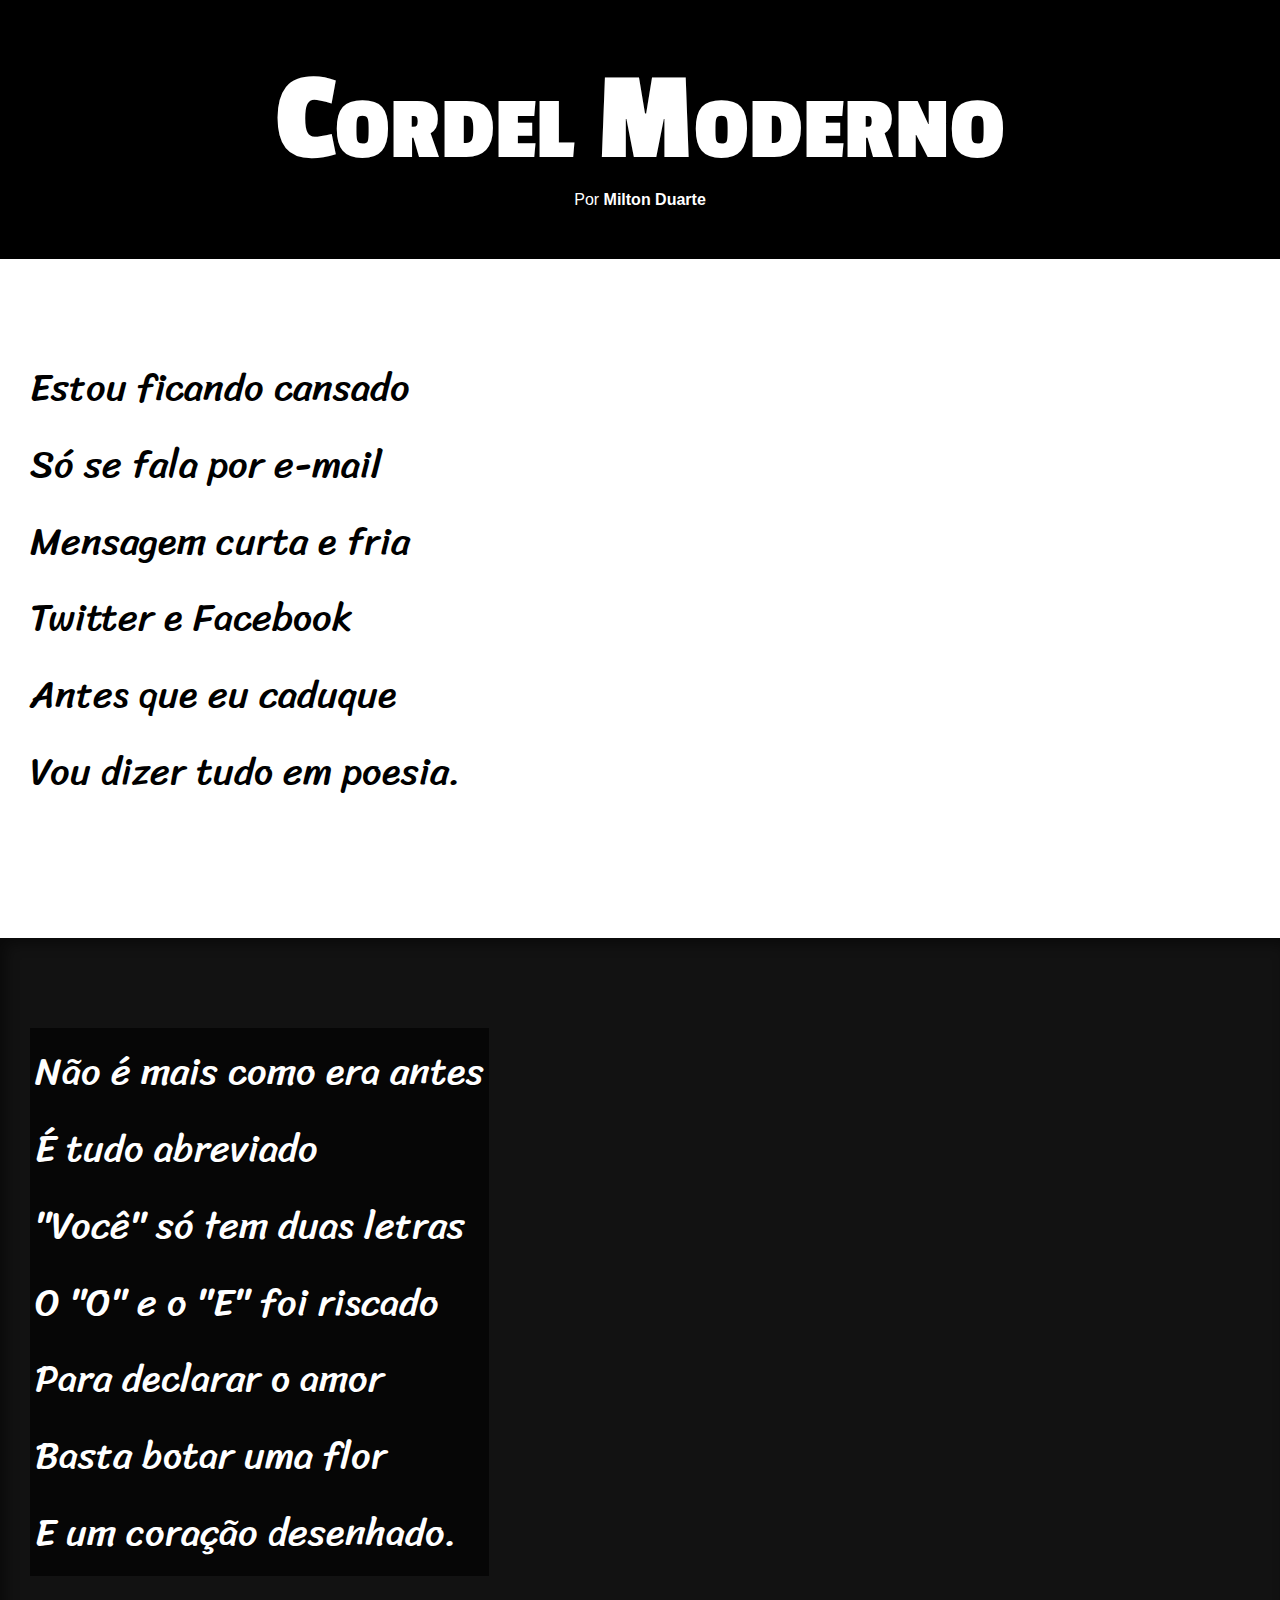
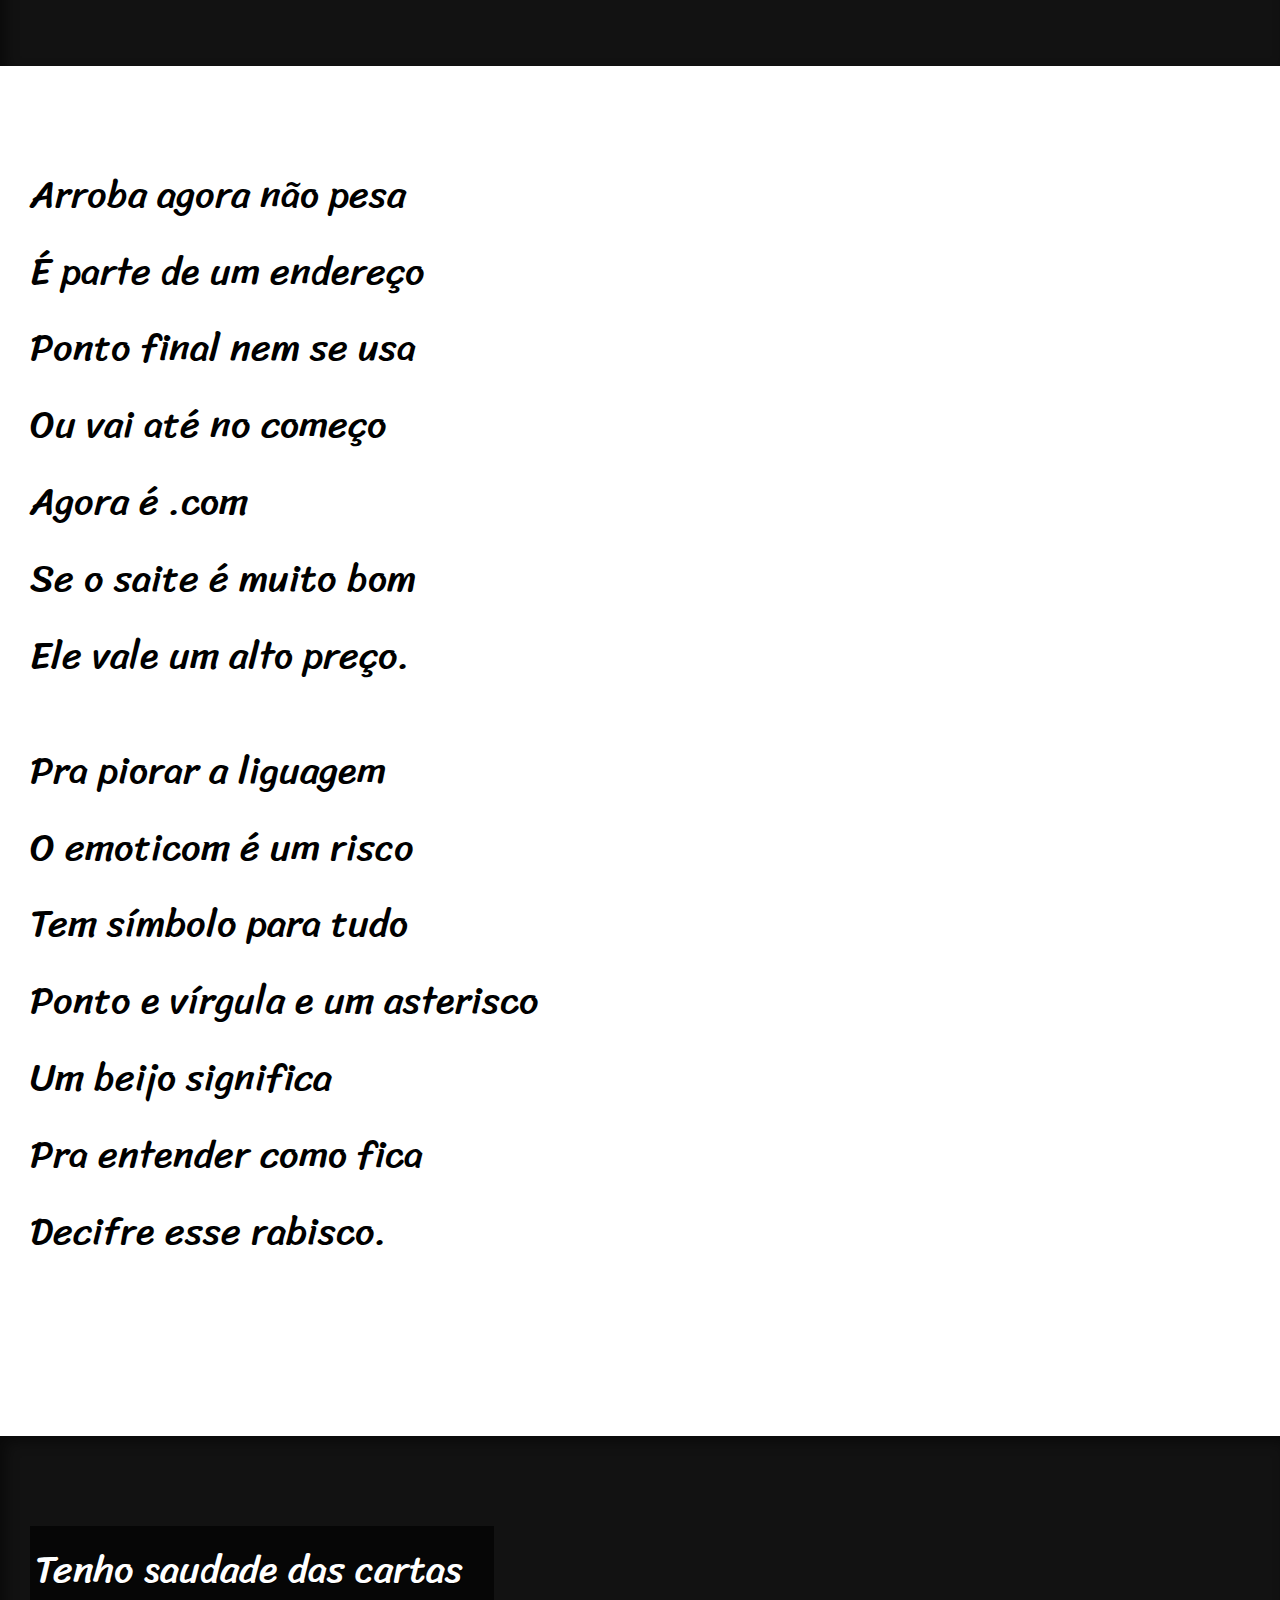
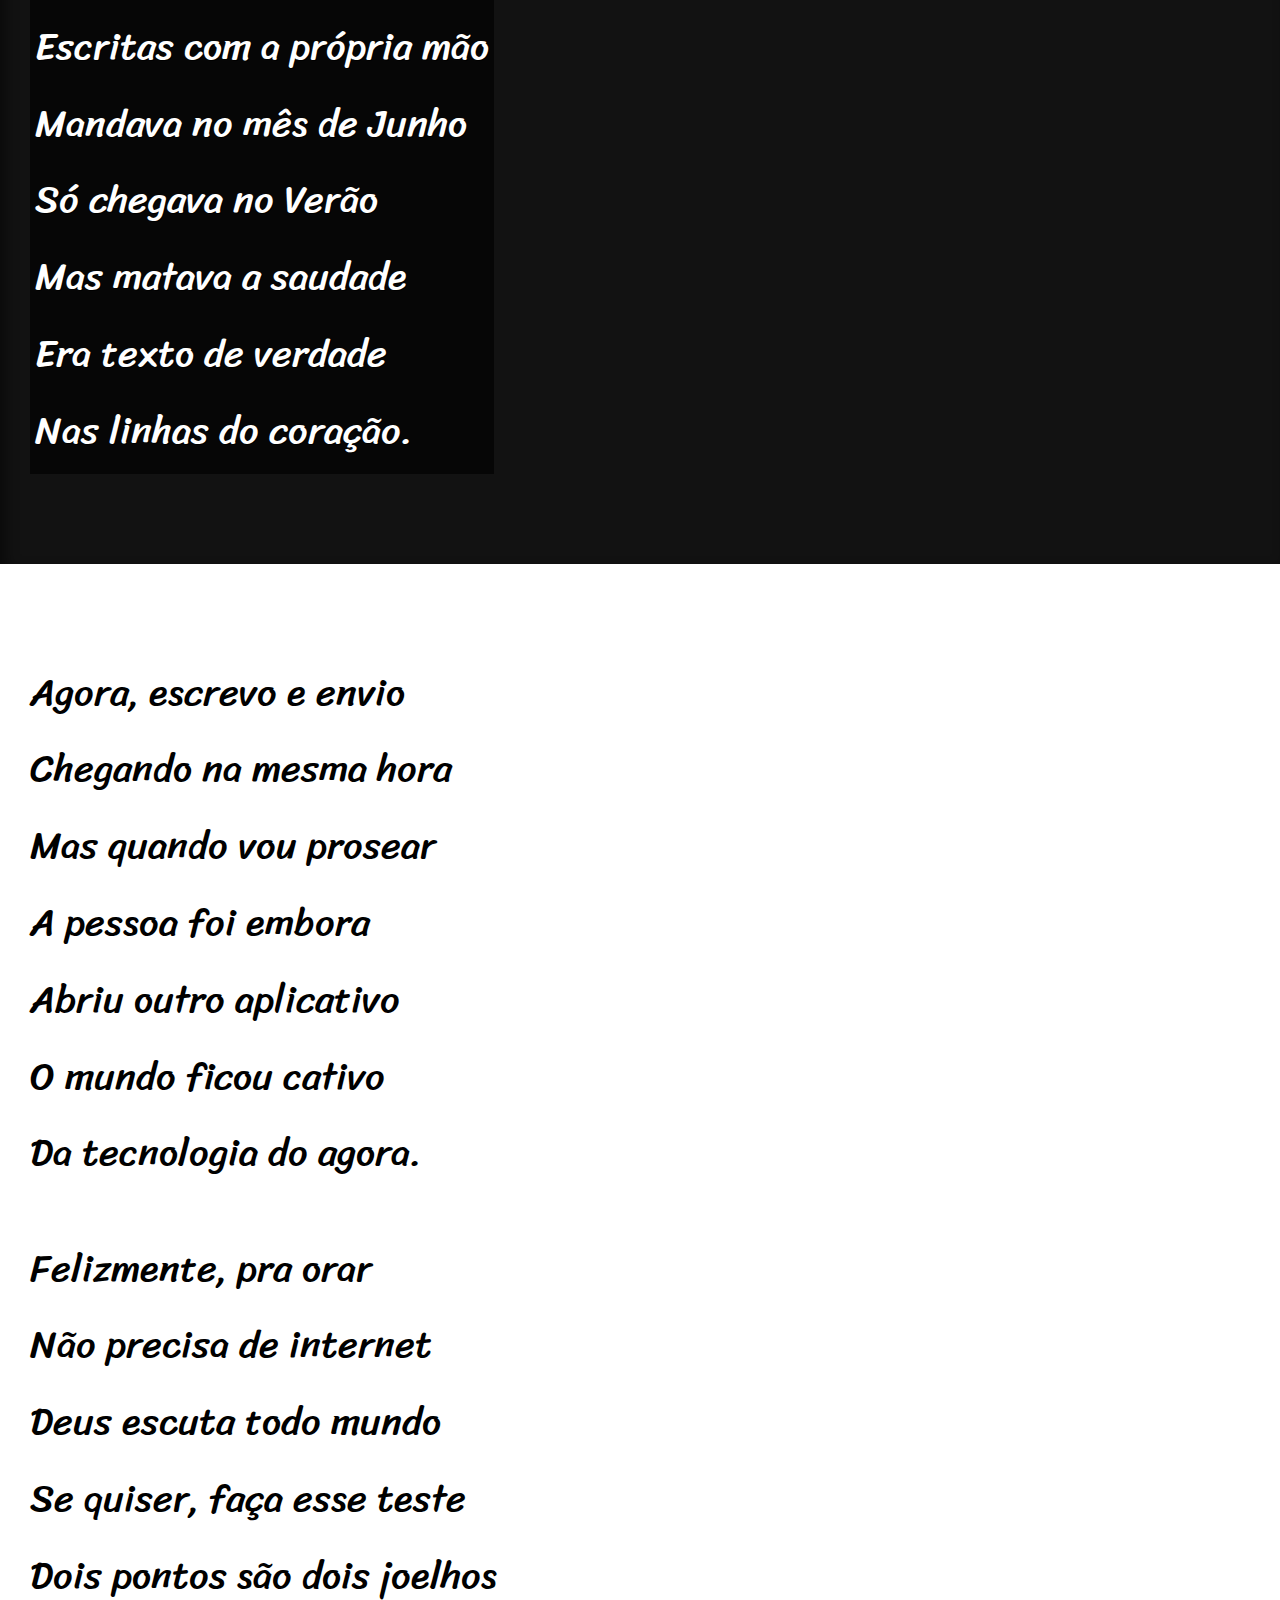
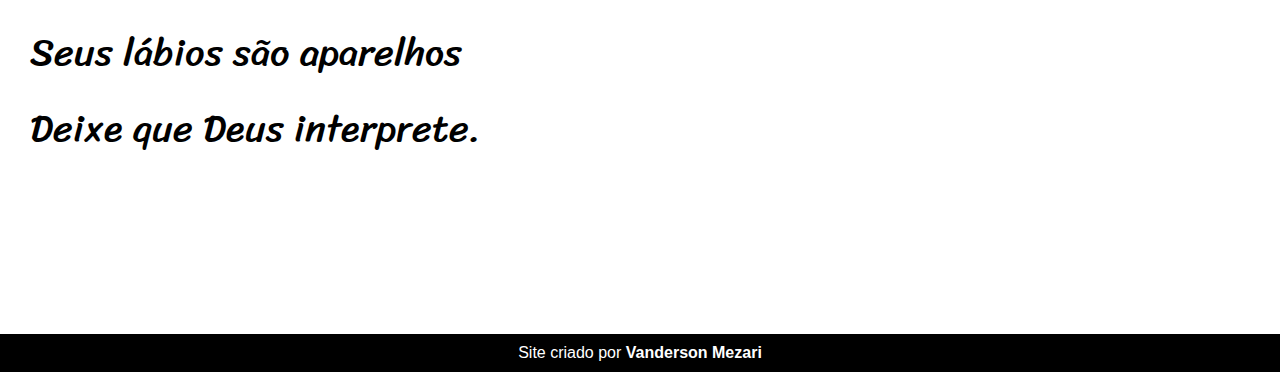
<file: d012/index.html>
<!DOCTYPE html>
<html lang="pt-br">
<head>
    <meta charset="UTF-8">
    <meta http-equiv="X-UA-Compatible" content="IE=edge">
    <meta name="viewport" content="width=device-width, initial-scale=1.0">
    <title>Cordel Moderno</title>
    <link rel="stylesheet" href="estilo/style.css">
</head>
<body>
    <header>
        <h1>
            Cordel Moderno
        </h1>
        <p>
            Por<a href="https://www.recantodasletras.com.br/poesias/3186743" target="_blank"> Milton Duarte</a>
        </p>        
    </header>

    <section class="normal">
        <p>
            Estou ficando cansado <br>
            Só se fala por e-mail <br>
            Mensagem curta e fria <br>
            Twitter e Facebook <br>
            Antes que eu caduque <br>
            Vou dizer tudo em poesia.
        </p>
    </section>


    <section class="imagem" id="img01">
        <p>
            Não é mais como era antes <br>
            É tudo abreviado <br>
            "Você" só tem duas letras <br>
            O "O" e o "E" foi riscado <br>
            Para declarar o amor <br>
            Basta botar uma flor <br>
            E um coração desenhado.
        </p> 
    </section>

    <section class="normal">
        <p>
            Arroba agora não pesa <br>
            É parte de um endereço <br>
            Ponto final nem se usa <br>
            Ou vai até no começo <br>
            Agora é .com <br>
            Se o saite é muito bom <br>
            Ele vale um alto preço. <br>
            <p>
                Pra piorar a liguagem <br>
                O emoticom é um risco <br>
                Tem símbolo para tudo <br>
                Ponto e vírgula e um asterisco <br>
                Um beijo significa <br>
                Pra entender como fica <br>
                Decifre esse rabisco.
            </p>
        </p>
    </section>

    <section class="imagem" id="img02">
        <p>
            Tenho saudade das cartas <br>
            Escritas com a própria mão <br>
            Mandava no mês de Junho <br>
            Só chegava no Verão <br>
            Mas matava a saudade <br>
            Era texto de verdade <br>
            Nas linhas do coração.
        </p>
    </section>

    <section class="normal">
        <p>
            Agora, escrevo e envio <br>
            Chegando na mesma hora <br>
            Mas quando vou prosear <br>
            A pessoa foi embora <br>
            Abriu outro aplicativo <br>
            O mundo ficou cativo <br>
            Da tecnologia do agora. <br>
        </p>
       <p>
                Felizmente, pra orar <br>
                Não precisa de internet <br>
                Deus escuta todo mundo <br>
                Se quiser, faça esse teste <br>
                Dois pontos são dois joelhos <br>
                Seus lábios são aparelhos <br>
                Deixe que Deus interprete.
         </p>
        </p>
    </section>
    <footer>
        <p>Site criado por <a href="https://www.linkedin.com/in/vanderson-lopes-mezari-b58a89205/" target="_blank">Vanderson Mezari</a></p>
    </footer>
</body>
</html>
</file>
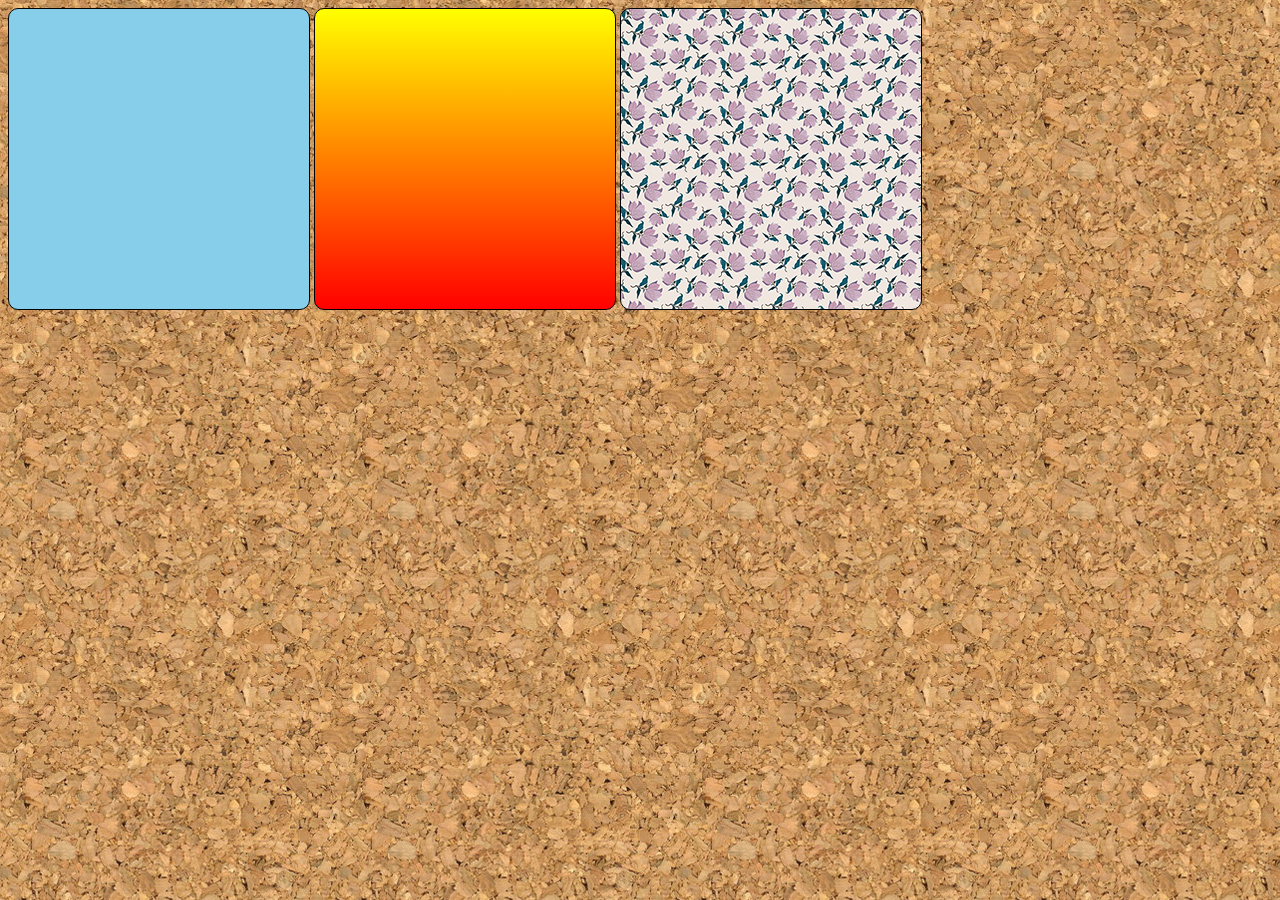
<file: exercicios/fundo001.html>
<!DOCTYPE html>
<html lang="pt-br">
<head>
    <meta charset="UTF-8">
    <meta http-equiv="X-UA-Compatible" content="IE=edge">
    <meta name="viewport" content="width=device-width, initial-scale=1.0">
    <title>Teste de Imagen de Fundo</title>
    <style>
        div.quadrado {
            display: inline-block;
            border: 1px solid black;
            border-radius: 10px;
            background-color: lightgray;
            width: 300px;
            height: 300px;
        }

        body {
            background-image: url('ex022/imagens/wallpaper001.jpg');
        }
        
        div#q1 {
            background-color: skyblue;
        }

        div#q2 {
            background-image: linear-gradient(to bottom, yellow, red);
        }

        div#q3 {
            background-image: url('ex022/imagens/pattern003.png');
        }

    </style>
</head>
<body>

    <div class="quadrado" id="q1">

    </div>
    <div class="quadrado" id="q2"> 

    </div>
    <div class="quadrado" id="q3">

    </div>

    
</body>
</html>
</file>
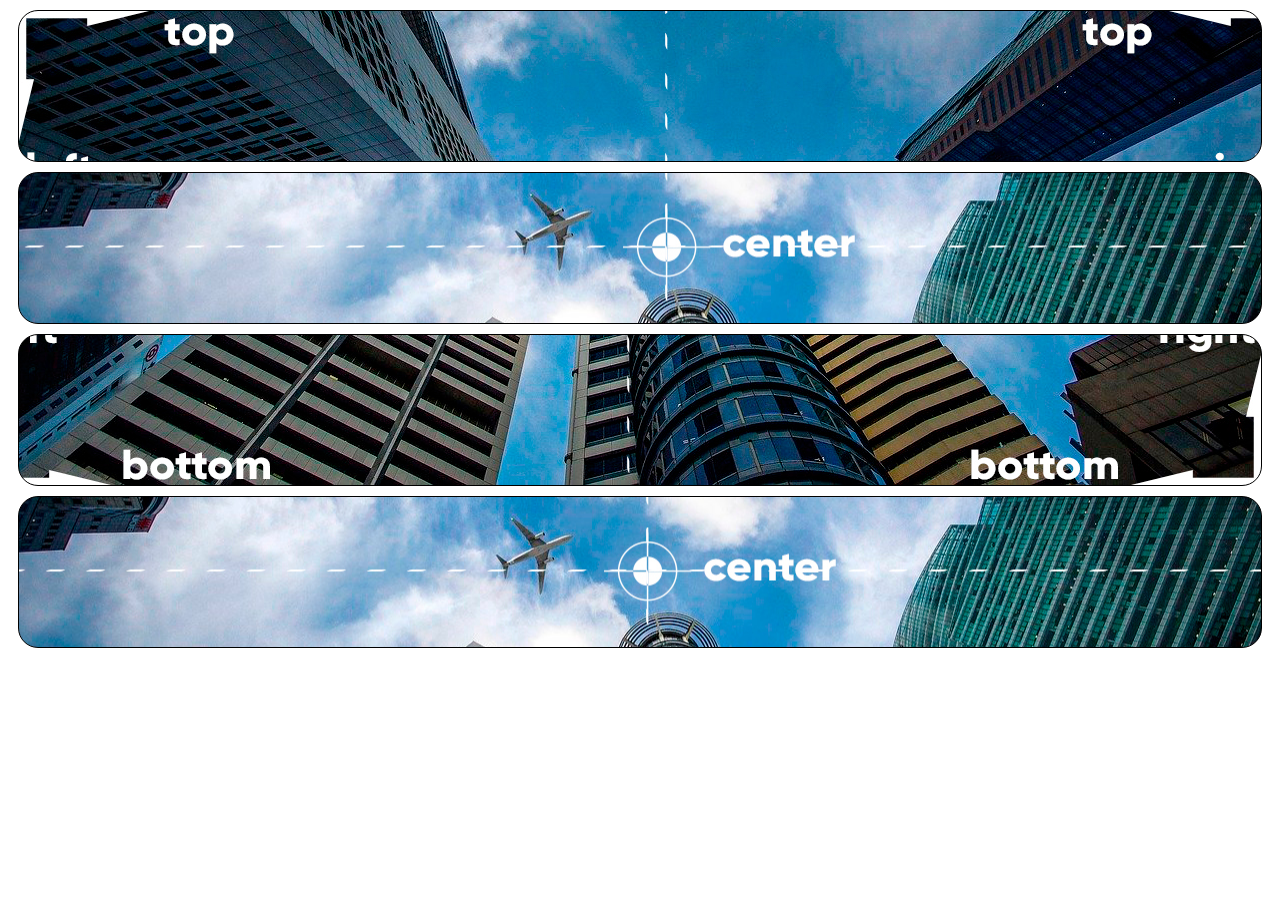
<file: exercicios/ex022/fundo003.html>
<!DOCTYPE html>
<html lang="pt-br">
<head>
    <meta charset="UTF-8">
    <meta http-equiv="X-UA-Compatible" content="IE=edge">
    <meta name="viewport" content="width=device-width, initial-scale=1.0">
    <title>Posiçao dos fundos</title>
    <style>
        div.bloco {
            background-image: url('imagens/wallpaper003.jpg');
            height: 150px;
            border: 1px solid black;
            border-radius: 20px;
            margin: 10px;
        }

        div#q1 {
            background-position: left top;
        }

        div#q2 {
            background-position: left center;
        }

        div#q3 {
            background-position: right bottom;
        }

        div#q4 {
            background-position: center center;
        }

    </style>
</head>
<body>
    <div class="bloco" id="q1">

    </div>
    <div class="bloco" id="q2">

    </div>
    <div class="bloco" id="q3">

    </div>
    <div class="bloco" id="q4">

    </div>
</body>
</html>
</file>
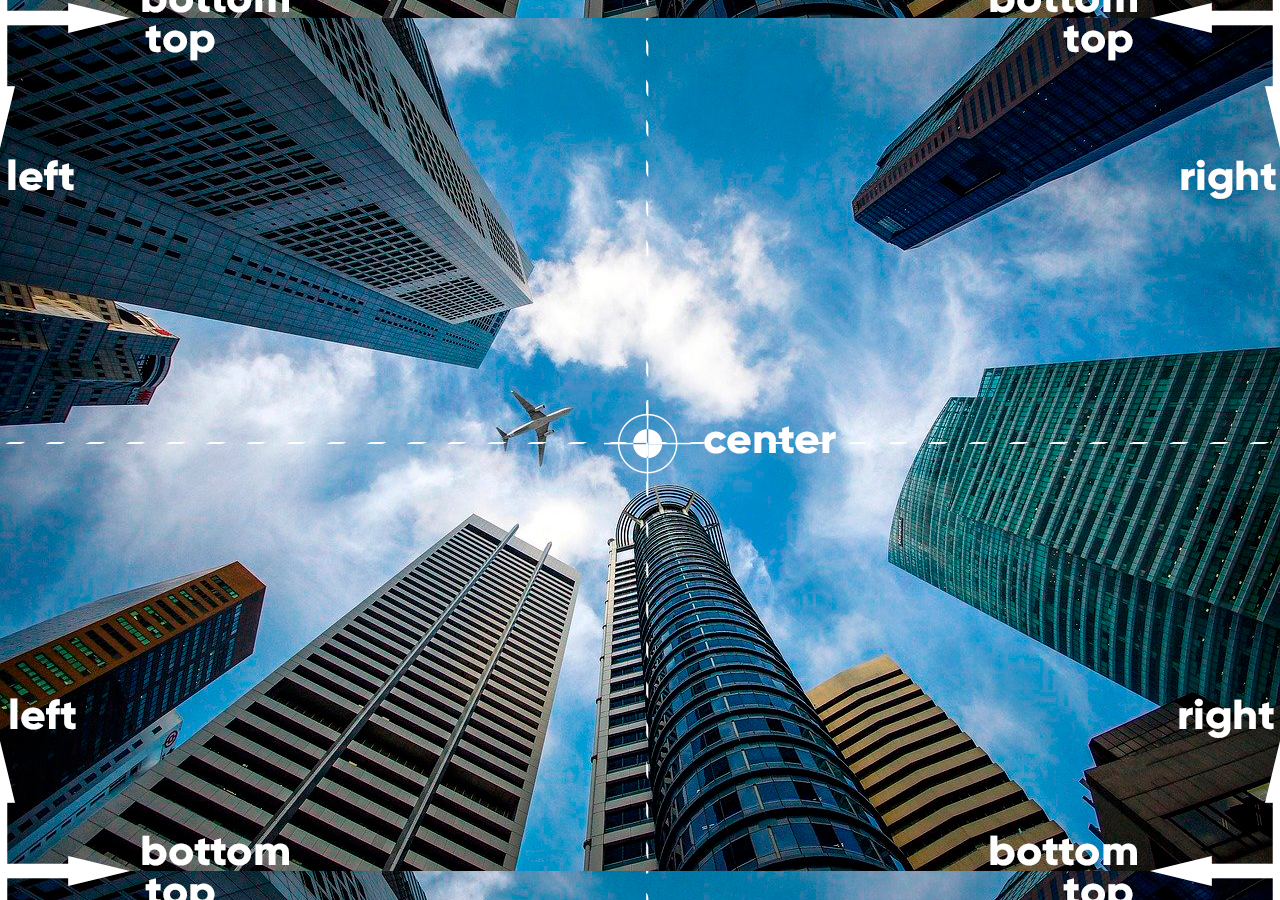
<file: exercicios/ex022/fundo005.html>
<!DOCTYPE html>
<html lang="pt-br">
<head>
    <meta charset="UTF-8">
    <meta http-equiv="X-UA-Compatible" content="IE=edge">
    <meta name="viewport" content="width=device-width, initial-scale=1.0">
    <title>Posicionamento</title>
    <style>
        body {
            height: 97vh;
            background-image: url('imagens/wallpaper003.jpg');
            background-position: center center;
        }
    </style>
</head>
<body>
    
</body>
</html>
</file>
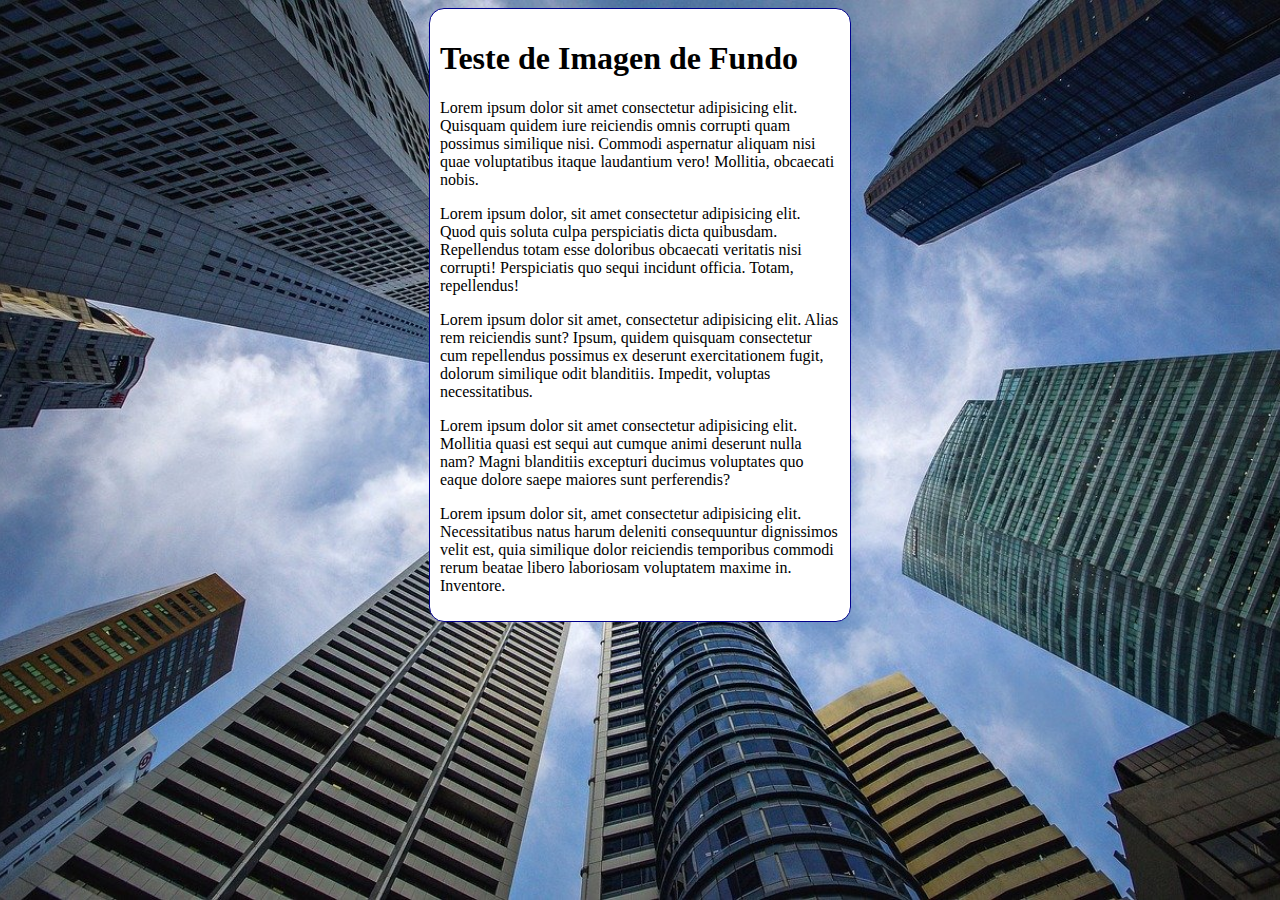
<file: exercicios/ex022/fundo006.html>
<!DOCTYPE html>
<html lang="pt-br">
<head>
    <meta charset="UTF-8">
    <meta http-equiv="X-UA-Compatible" content="IE=edge">
    <meta name="viewport" content="width=device-width, initial-scale=1.0">
    <title>Fundo fixo de tela</title>
    <style>
        body {
           /* height: 100vh;
            background-color: black;
            background-image: url('imagens/wallpaper002.jpg');
            background-position: center center;
            background-repeat:no-repeat;
            background-size: cover;
            background-attachment: fixed;*/

            /*  Shorthand - backgroun 
                clor > image > position > repeadt > [size] > attachment
            */
            background: black url('imagens/wallpaper002.jpg') center center no-repeat fixed;
            background-size: cover;
            
        }

        main {
            background-color: white;
            width: 400px;
            padding: 10px;
            margin: auto;
            border: 1px solid darkblue;
            border-radius: 15px;
        }
    </style>
</head>
<body>
    <main>
        <h1>Teste de Imagen de Fundo</h1>
        <p>Lorem ipsum dolor sit amet consectetur adipisicing elit. Quisquam quidem iure reiciendis omnis corrupti quam possimus similique nisi. Commodi aspernatur aliquam nisi quae voluptatibus itaque laudantium vero! Mollitia, obcaecati nobis.</p><p>Lorem ipsum dolor, sit amet consectetur adipisicing elit. Quod quis soluta culpa perspiciatis dicta quibusdam. Repellendus totam esse doloribus obcaecati veritatis nisi corrupti! Perspiciatis quo sequi incidunt officia. Totam, repellendus!</p><p>Lorem ipsum dolor sit amet, consectetur adipisicing elit. Alias rem reiciendis sunt? Ipsum, quidem quisquam consectetur cum repellendus possimus ex deserunt exercitationem fugit, dolorum similique odit blanditiis. Impedit, voluptas necessitatibus.</p><p>Lorem ipsum dolor sit amet consectetur adipisicing elit. Mollitia quasi est sequi aut cumque animi deserunt nulla nam? Magni blanditiis excepturi ducimus voluptates quo eaque dolore saepe maiores sunt perferendis?</p><p>Lorem ipsum dolor sit, amet consectetur adipisicing elit. Necessitatibus natus harum deleniti consequuntur dignissimos velit est, quia similique dolor reiciendis temporibus commodi rerum beatae libero laboriosam voluptatem maxime in. Inventore.</p>
    </main>
</body>
</html>
</file>
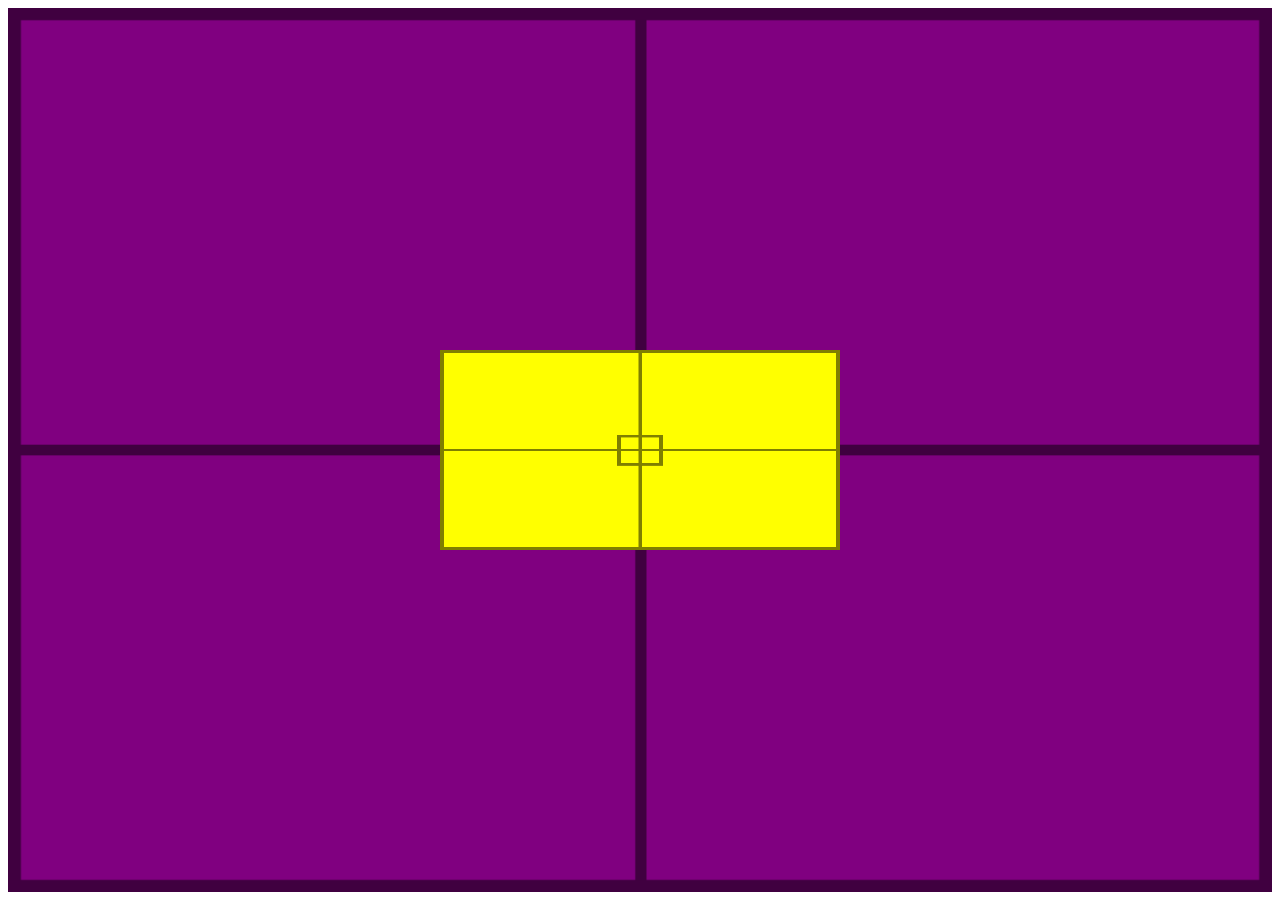
<file: exercicios/ex022/fundo007.html>
<!DOCTYPE html>
<html lang="pt-br">
<head>
    <meta charset="UTF-8">
    <meta http-equiv="X-UA-Compatible" content="IE=edge">
    <meta name="viewport" content="width=device-width, initial-scale=1.0">
    <title>Alinhamento vertical</title>
    <style>
        #container {
            background-image: url('imagens/target001.png');
            background-size: 100% 100%;

            position: relative;
            height: 96vh;
            padding: 10px;
            background-color: purple;
        }

        #conteudo {
            background-image: url('imagens/target001.png');
            background-size: 100% 100%;

            position: absolute;
            height: 200px;
            width: 400px;
            background-color: yellow;

            left: 50%;
            top: 50%;

            transform: translate(-50%, -50%);
        }
    </style>
</head>
<body>
    <section id="container">
        <article id="conteudo">

        </article>
    </section>
</body>
</html>
</file>
<file: d012/estilo/style.css>
@charset "UTF-8";
@import url('https://fonts.googleapis.com/css2?family=Passion+One:wght@400;700;900&display=swap');

@import url('https://fonts.googleapis.com/css2?family=Sriracha&display=swap');

:root {
    --fonte1: Verdana, Geneva, Tahona, sans-serif;
    --fonte2: 'Passion One', cursive;
    --fonte3:  'Sriracha', cursive; 
}

* {
    margin: 0px;
    padding: 0px;
    font-size: 1em;
}

html, body {
    min-height: 100vh;
    background-color: darkgray;
    font-family: var(--fonte1);
}

header {
    background-color: black;
    color: white;
    text-align: center;
}

header > h1 {
    padding-top: 50px;
    font-variant: small-caps;
    font-family: var(--fonte2);
    font-size: 10vw;
}

header > p {
    padding-bottom: 50px;

}

header a, footer a {
    color: white;
    text-decoration: none;
    font-weight: bolder;

}

header a:hover, footer a:hover {
    text-decoration: underline;
}

section {
    padding-top: 10vh;
    padding-bottom: 10vh;
    line-height: 2em;
    padding-left: 30px;
    font-family: var(--fonte3);
    font-size: 3.0vw;
    
}

section > p {
    padding-bottom: 1em;
}

section.normal {
    background-color: white;
    color: black;
}

section.imagem {
    background-color: rgb(18, 18, 18);
    color: white;
    box-shadow: inset 6px 6px 13px 0px rgba(0, 0, 0, 0.46);
    background-size: cover;
    background-attachment: fixed;
}

section.imagem > p {
    display: inline-block;
    padding: 5px;
    background-color: rgba(0, 0, 0, 0.649);
    text-shadow: 1px 1px 0px black;
}

section#img01 {
    background-image: url('../imagens/background001.jpg');
    background-position: right center;
   
}

section#img02 {
    background-image: url(../imagens/background002.jpg);
    
}

footer {
    background-color: black;
    text-align: center;
    color: white;
    padding: 10px;
}
</file>
